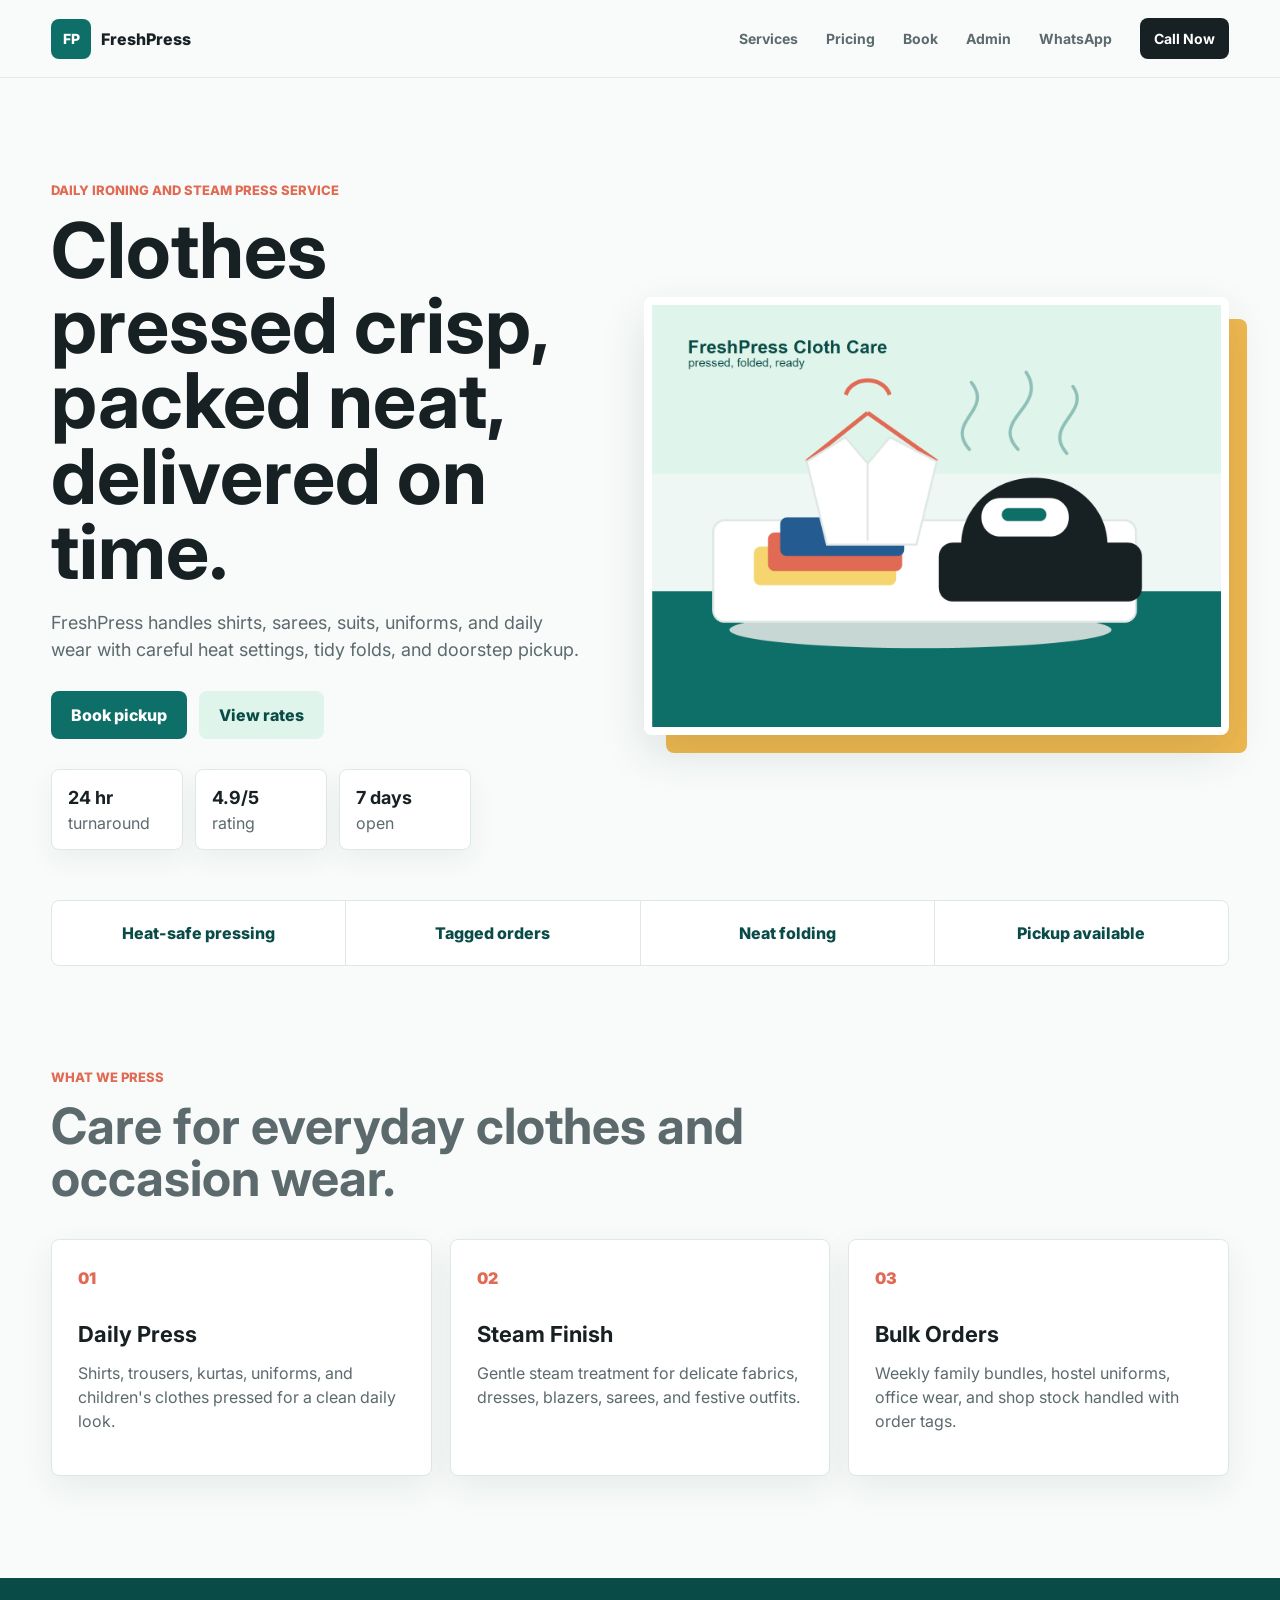
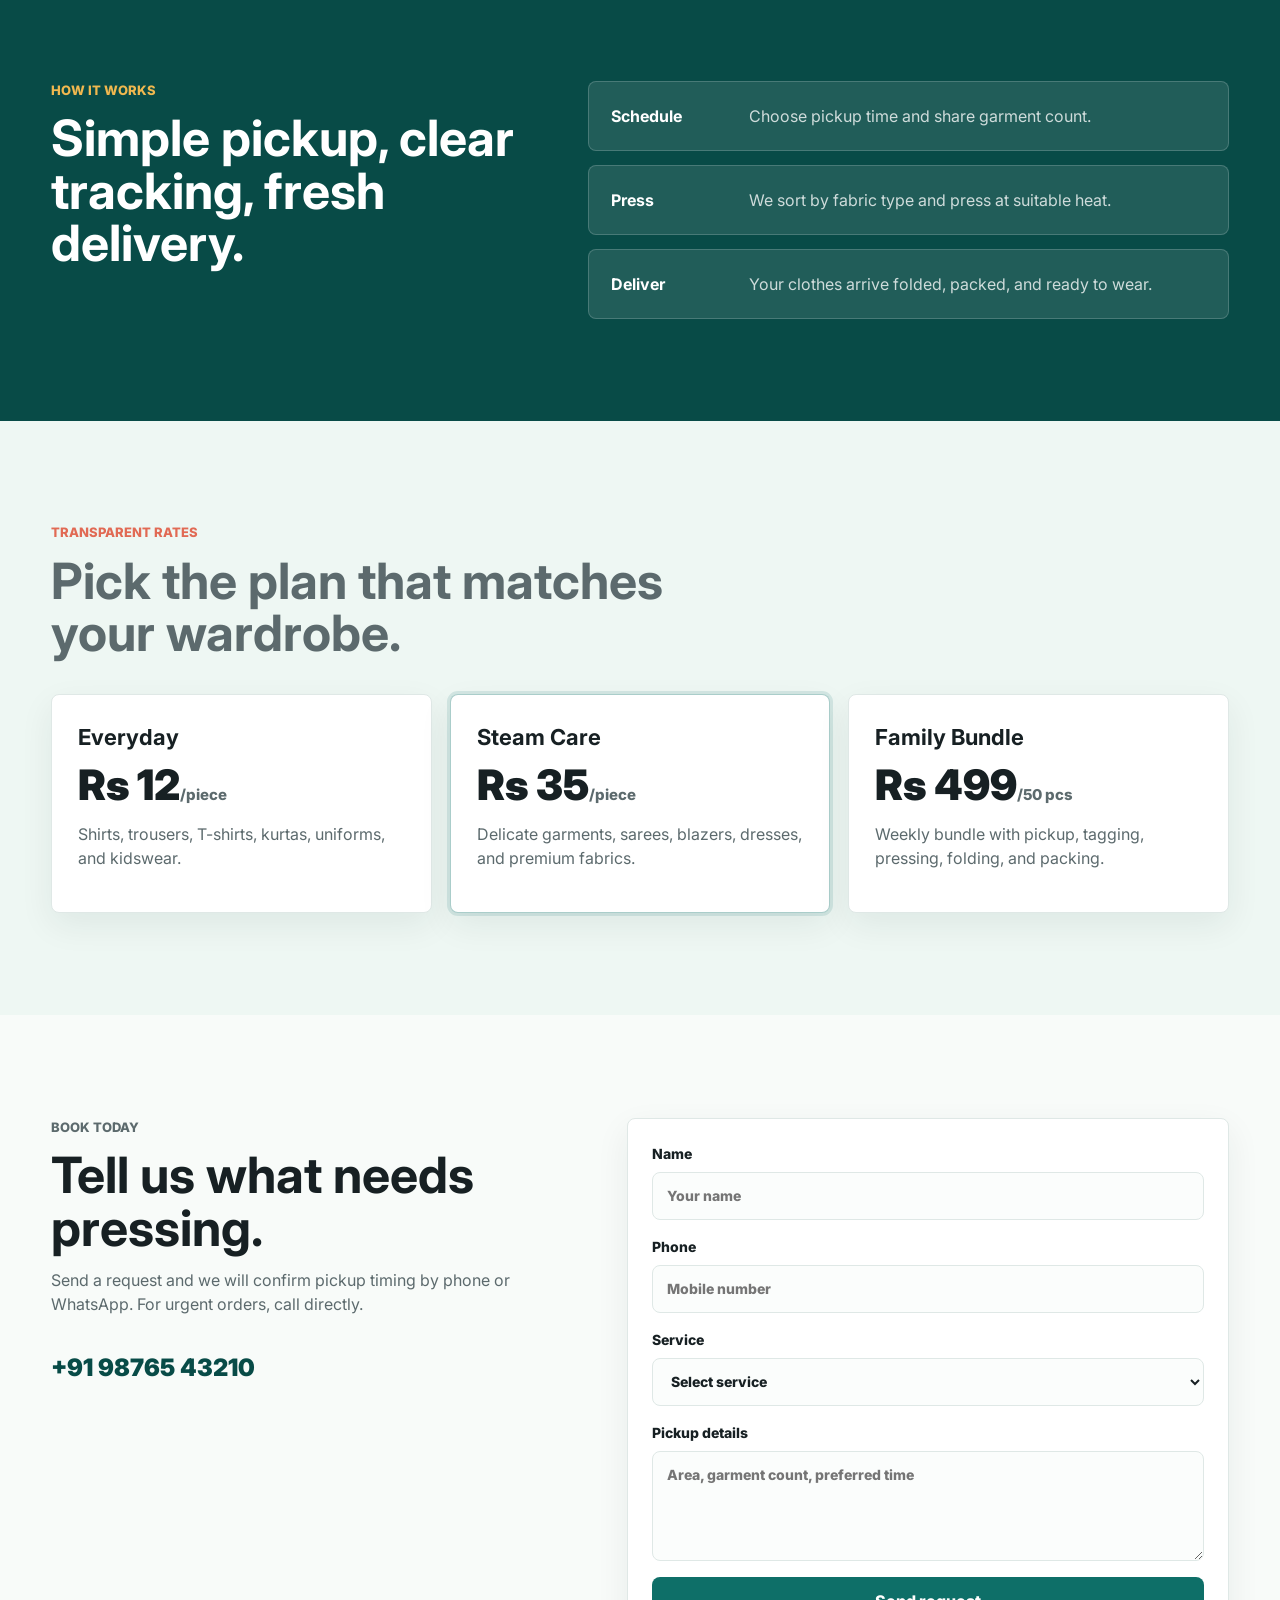
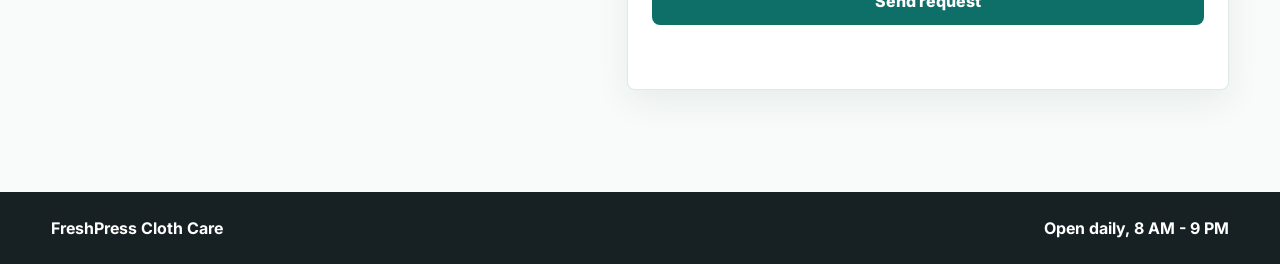
<file: index.html>
<!doctype html>
<html lang="en">
  <head>
    <meta charset="utf-8" />
    <meta name="viewport" content="width=device-width, initial-scale=1" />
    <title>FreshPress Cloth Care</title>
    <meta
      name="description"
      content="FreshPress Cloth Care offers reliable ironing, steam pressing, folding, and pickup service for everyday and occasion wear."
    />
    <link rel="preconnect" href="https://fonts.googleapis.com" />
    <link rel="preconnect" href="https://fonts.gstatic.com" crossorigin />
    <link
      href="https://fonts.googleapis.com/css2?family=Inter:wght@400;500;600;700;800&display=swap"
      rel="stylesheet"
    />
    <link rel="stylesheet" href="styles.css" />
  </head>
  <body>
    <header class="site-header">
      <a class="brand" href="#top" aria-label="FreshPress home">
        <span class="brand-mark">FP</span>
        <span>FreshPress</span>
      </a>
      <nav aria-label="Primary navigation">
        <a href="#services">Services</a>
        <a href="#pricing">Pricing</a>
        <a href="#booking">Book</a>
        <a href="admin.html">Admin</a>
        <a href="https://wa.me/917991617570">WhatsApp</a>
        <a class="nav-call" href="tel:+91 7570892757 ">Call Now</a>
      </nav>
    </header>

    <main id="top">
      <section class="hero">
        <div class="hero-copy">
          <p class="eyebrow">Daily ironing and steam press service</p>
          <h1>Clothes pressed crisp, packed neat, delivered on time.</h1>
          <p class="hero-text">
            FreshPress handles shirts, sarees, suits, uniforms, and daily wear
            with careful heat settings, tidy folds, and doorstep pickup.
          </p>
          <div class="hero-actions">
            <a class="button primary" href="#booking">Book pickup</a>
            <a class="button secondary" href="#pricing">View rates</a>
          </div>
          <div class="hero-stats" aria-label="Service highlights">
            <span><strong>24 hr</strong> turnaround</span>
            <span><strong>4.9/5</strong> rating</span>
            <span><strong>7 days</strong> open</span>
          </div>
        </div>
        <figure class="hero-media">
          <img src="pressing-studio.png" alt="Pressed shirts and steam iron arranged in a clean cloth care studio" />
        </figure>
      </section>

      <section class="trust-strip" aria-label="Service promise">
        <span>Heat-safe pressing</span>
        <span>Tagged orders</span>
        <span>Neat folding</span>
        <span>Pickup available</span>
      </section>

      <section id="services" class="section">
        <div class="section-heading">
          <p class="eyebrow">What we press</p>
          <h2>Care for everyday clothes and occasion wear.</h2>
        </div>
        <div class="service-grid">
          <article class="service-card">
            <span class="icon">01</span>
            <h3>Daily Press</h3>
            <p>Shirts, trousers, kurtas, uniforms, and children's clothes pressed for a clean daily look.</p>
          </article>
          <article class="service-card">
            <span class="icon">02</span>
            <h3>Steam Finish</h3>
            <p>Gentle steam treatment for delicate fabrics, dresses, blazers, sarees, and festive outfits.</p>
          </article>
          <article class="service-card">
            <span class="icon">03</span>
            <h3>Bulk Orders</h3>
            <p>Weekly family bundles, hostel uniforms, office wear, and shop stock handled with order tags.</p>
          </article>
        </div>
      </section>

      <section class="process">
        <div>
          <p class="eyebrow">How it works</p>
          <h2>Simple pickup, clear tracking, fresh delivery.</h2>
        </div>
        <ol class="steps">
          <li>
            <strong>Schedule</strong>
            <span>Choose pickup time and share garment count.</span>
          </li>
          <li>
            <strong>Press</strong>
            <span>We sort by fabric type and press at suitable heat.</span>
          </li>
          <li>
            <strong>Deliver</strong>
            <span>Your clothes arrive folded, packed, and ready to wear.</span>
          </li>
        </ol>
      </section>

      <section id="pricing" class="section pricing-section">
        <div class="section-heading">
          <p class="eyebrow">Transparent rates</p>
          <h2>Pick the plan that matches your wardrobe.</h2>
        </div>
        <div class="pricing-grid">
          <article class="price-card">
            <h3>Everyday</h3>
            <p class="price">₹12<span>/piece</span></p>
            <p>Shirts, trousers, T-shirts, kurtas, uniforms, and kidswear.</p>
          </article>
          <article class="price-card featured">
            <h3>Steam Care</h3>
            <p class="price">₹35<span>/piece</span></p>
            <p>Delicate garments, sarees, blazers, dresses, and premium fabrics.</p>
          </article>
          <article class="price-card">
            <h3>Family Bundle</h3>
            <p class="price">₹499<span>/50 pcs</span></p>
            <p>Weekly bundle with pickup, tagging, pressing, folding, and packing.</p>
          </article>
        </div>
      </section>

      <section id="booking" class="booking">
        <div class="booking-copy">
          <p class="eyebrow">Book today</p>
          <h2>Tell us what needs pressing.</h2>
          <p>
            Send a request and we will confirm pickup timing by phone or WhatsApp.
            For urgent orders, call directly.
          </p>
          <a class="phone-link" href="tel:+919876543210">+91 98765 43210</a>
        </div>
        <form class="booking-form" id="bookingForm">
          <label>
            Name
            <input name="name" type="text" placeholder="Your name" required />
          </label>
          <label>
            Phone
            <input name="phone" type="tel" placeholder="Mobile number" required />
          </label>
          <label>
            Service
            <select name="service" required>
              <option value="">Select service</option>
              <option>Daily Press</option>
              <option>Steam Care</option>
              <option>Family Bundle</option>
              <option>Bulk Order</option>
            </select>
          </label>
          <label>
            Pickup details
            <textarea name="details" rows="4" placeholder="Area, garment count, preferred time"></textarea>
          </label>
          <button class="button primary" type="submit">Send request</button>
          <p class="form-status" id="formStatus" role="status" aria-live="polite"></p>
        </form>
      </section>
    </main>

    <footer class="site-footer">
      <span>FreshPress Cloth Care</span>
      <span>Open daily, 8 AM - 9 PM</span>
    </footer>

    <script src="script.js"></script>
  </body>
</html>
</file>
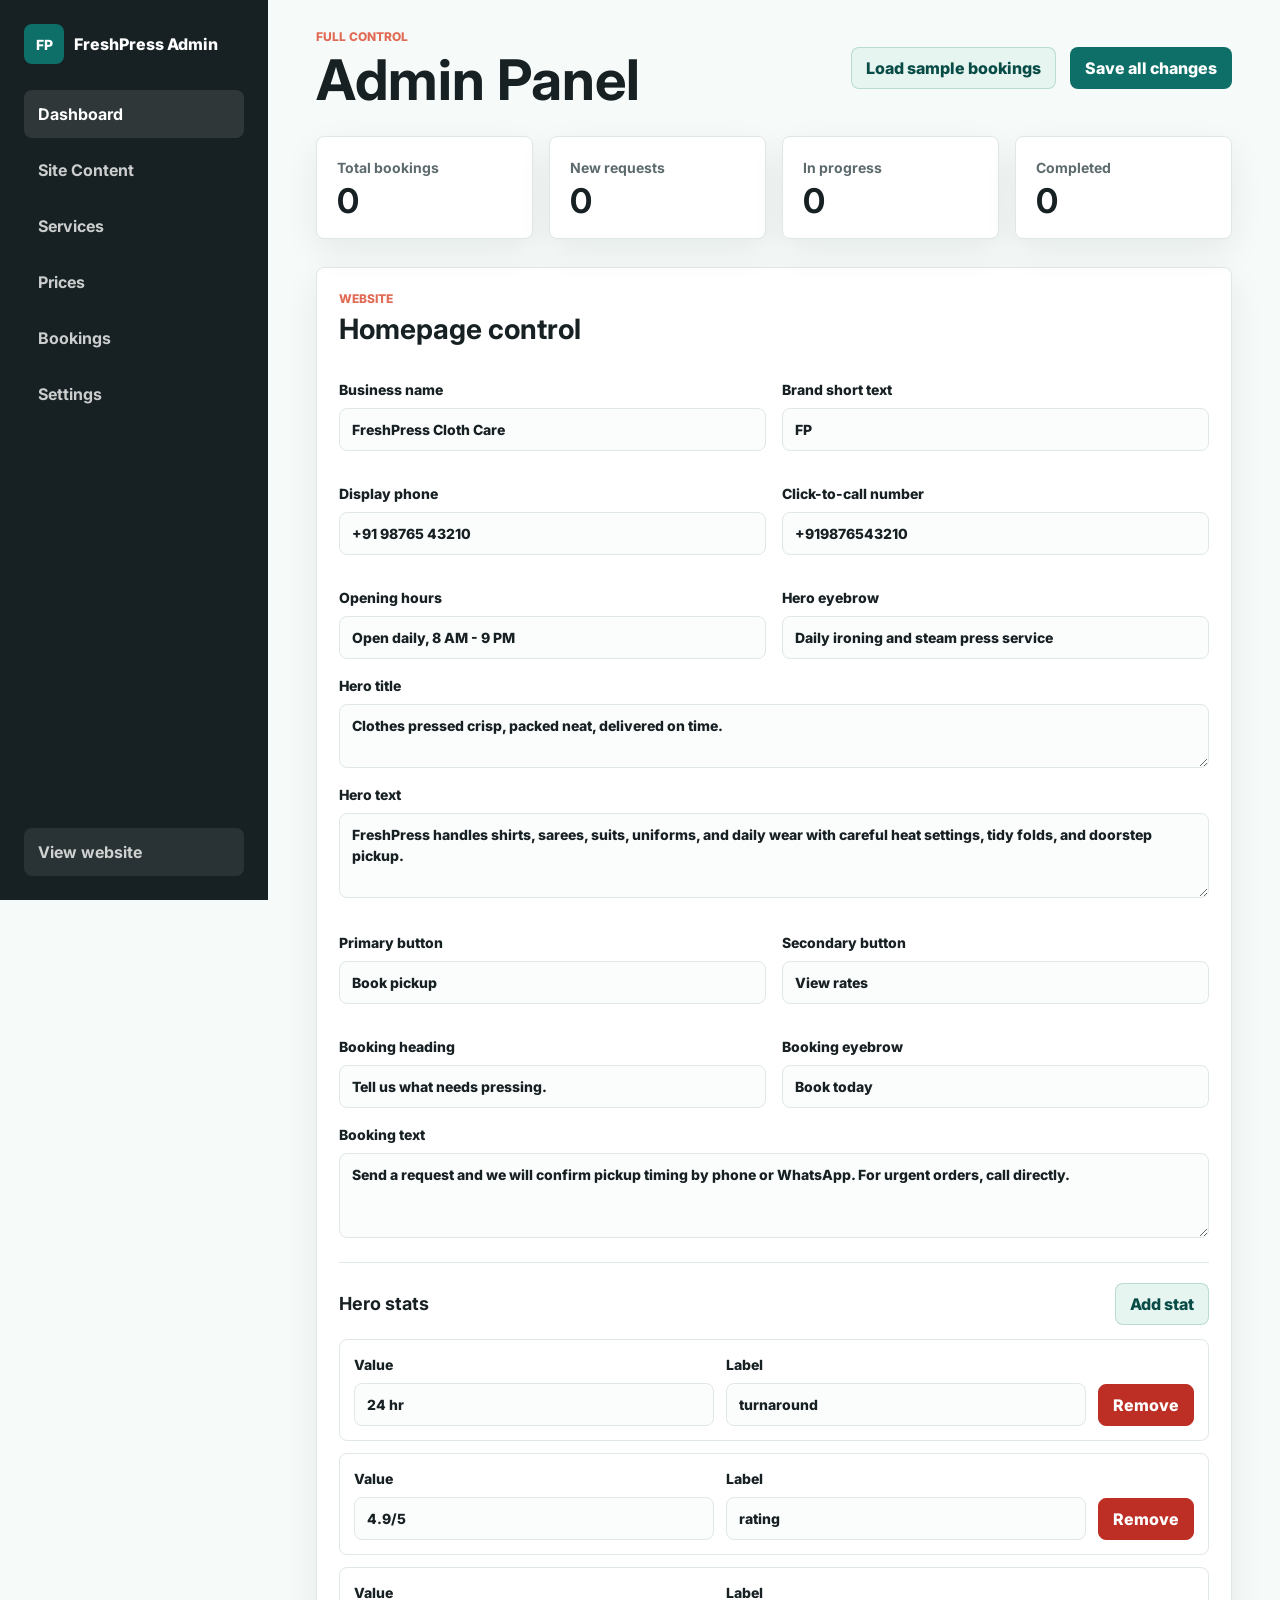
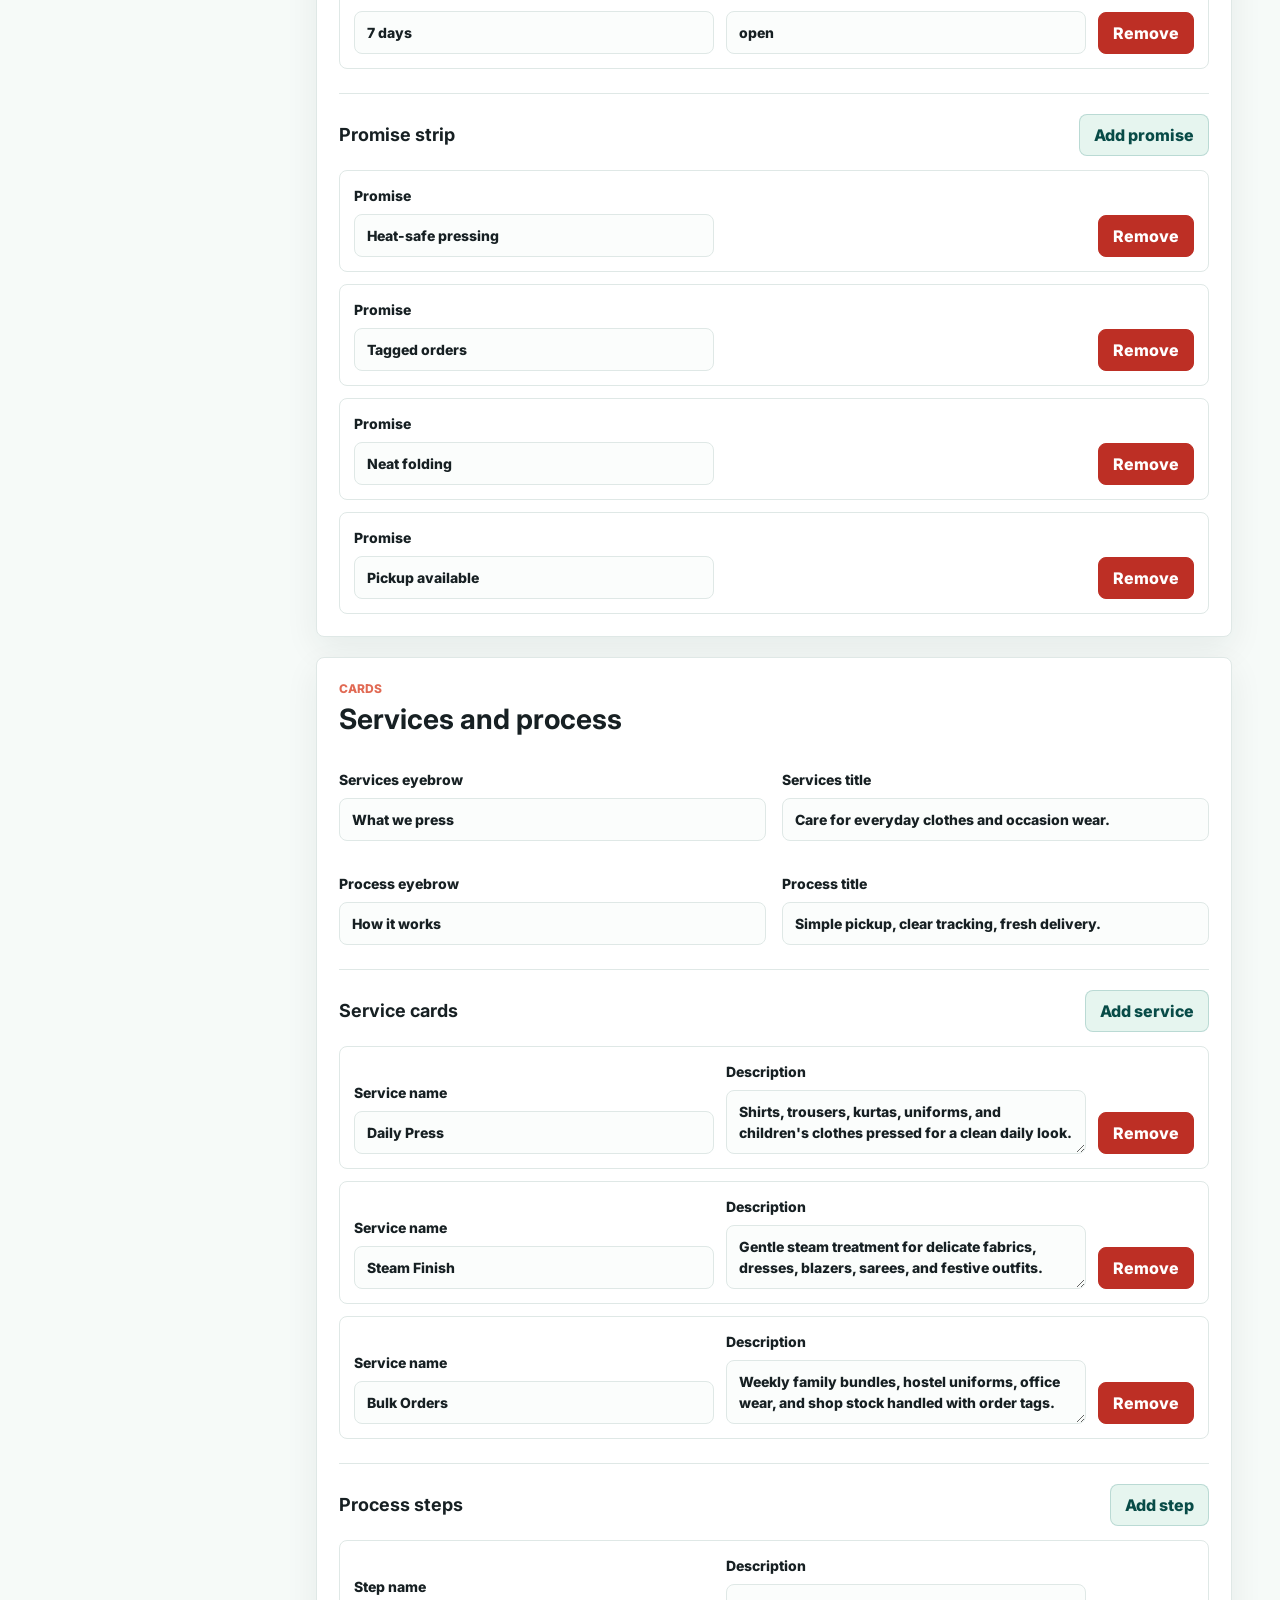
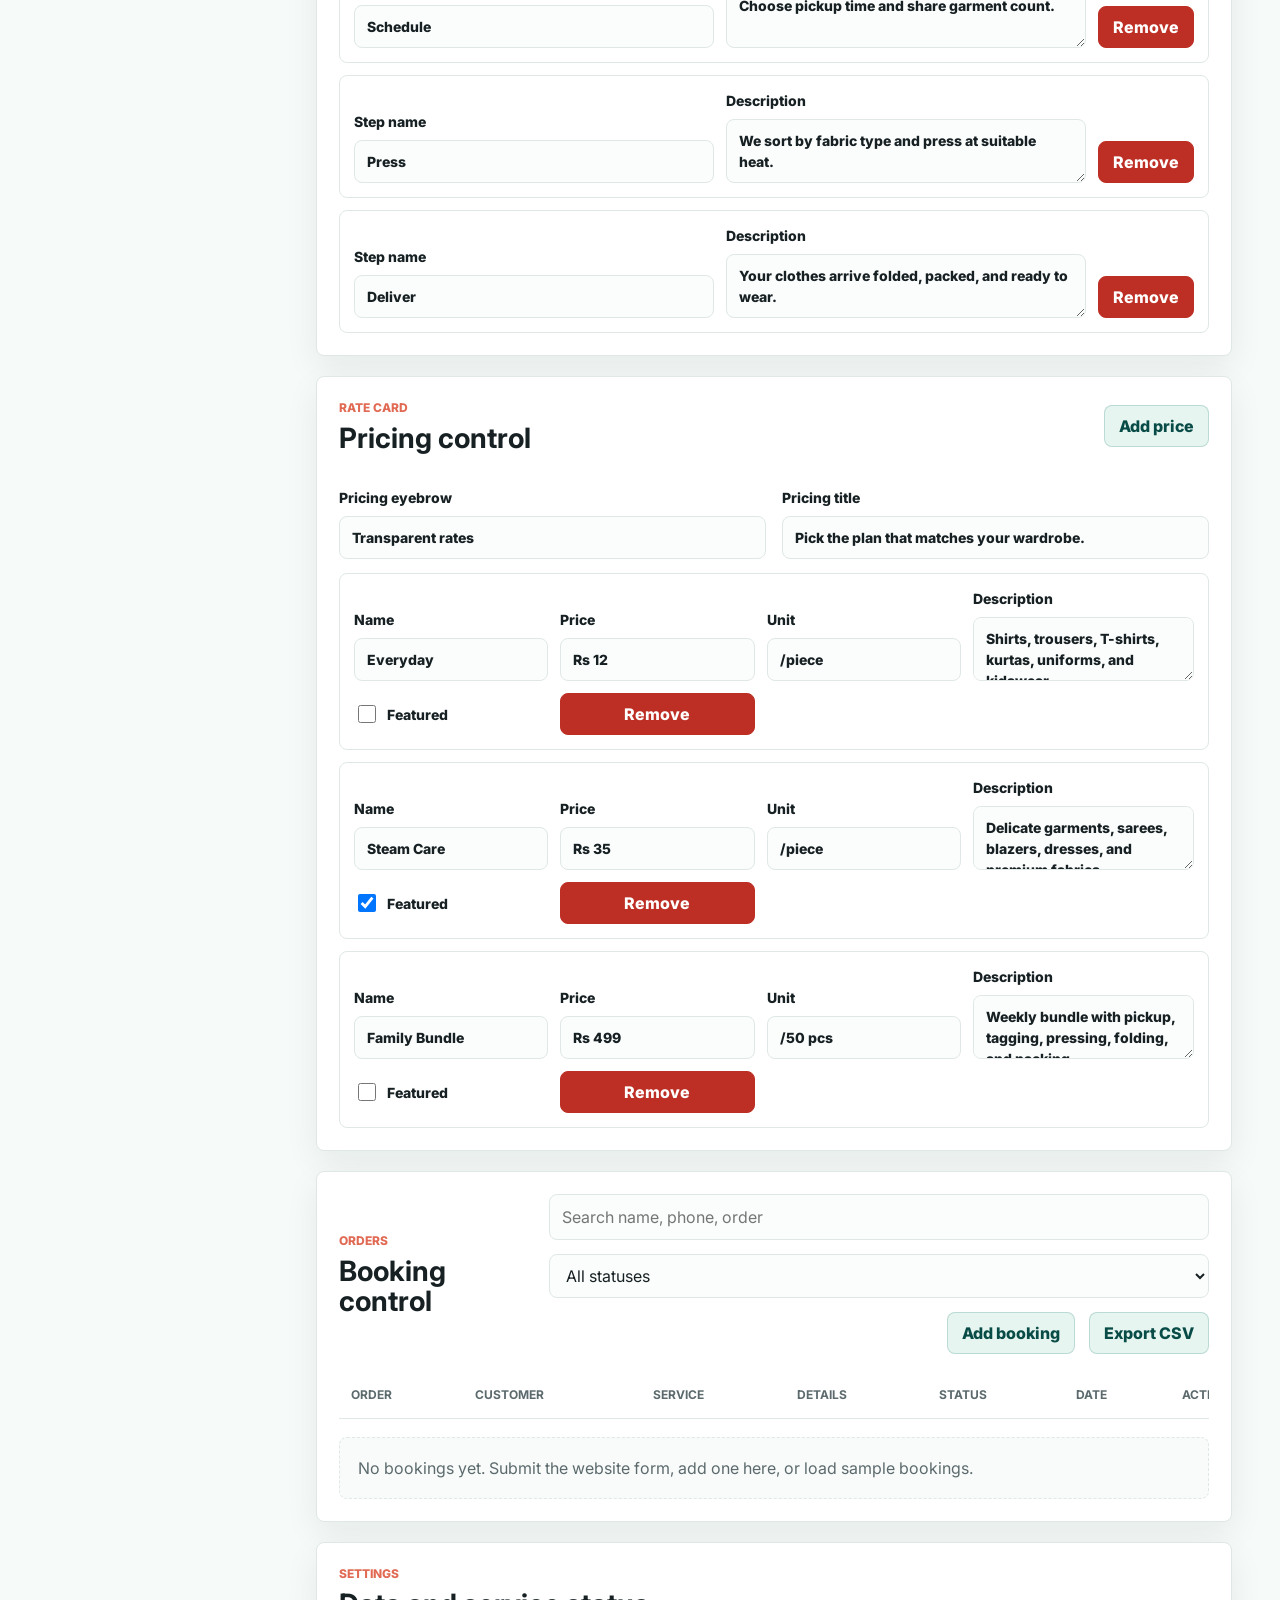
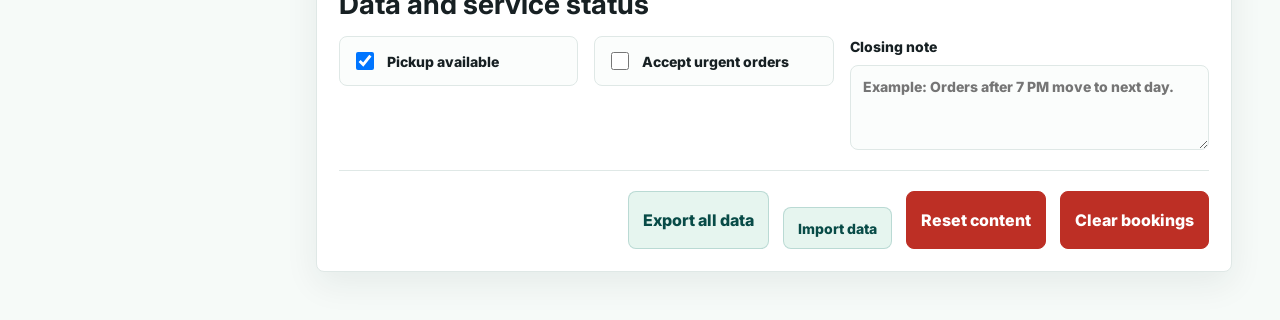
<file: admin.html>
<!doctype html>
<html lang="en">
  <head>
    <meta charset="utf-8" />
    <meta name="viewport" content="width=device-width, initial-scale=1" />
    <title>FreshPress Admin Panel</title>
    <meta name="description" content="Full control admin panel for FreshPress Cloth Care." />
    <link rel="preconnect" href="https://fonts.googleapis.com" />
    <link rel="preconnect" href="https://fonts.gstatic.com" crossorigin />
    <link
      href="https://fonts.googleapis.com/css2?family=Inter:wght@400;500;600;700;800&display=swap"
      rel="stylesheet"
    />
    <link rel="stylesheet" href="admin.css" />
  </head>
  <body>
    <aside class="sidebar">
      <a class="brand" href="index.html" aria-label="FreshPress website">
        <span class="brand-mark">FP</span>
        <span>FreshPress Admin</span>
      </a>
      <nav aria-label="Admin navigation">
        <a href="#dashboard" class="active">Dashboard</a>
        <a href="#content">Site Content</a>
        <a href="#services">Services</a>
        <a href="#prices">Prices</a>
        <a href="#bookings">Bookings</a>
        <a href="#settings">Settings</a>
      </nav>
      <a class="site-link" href="index.html">View website</a>
    </aside>

    <main class="admin-main">
      <header class="topbar">
        <div>
          <p class="eyebrow">Full control</p>
          <h1>Admin Panel</h1>
        </div>
        <div class="top-actions">
          <button class="button" id="seedData" type="button">Load sample bookings</button>
          <button class="button dark" id="saveAll" type="button">Save all changes</button>
        </div>
      </header>

      <section id="dashboard" class="stats-grid" aria-label="Dashboard statistics">
        <article class="stat-card">
          <span>Total bookings</span>
          <strong id="totalBookings">0</strong>
        </article>
        <article class="stat-card">
          <span>New requests</span>
          <strong id="newBookings">0</strong>
        </article>
        <article class="stat-card">
          <span>In progress</span>
          <strong id="progressBookings">0</strong>
        </article>
        <article class="stat-card">
          <span>Completed</span>
          <strong id="completedBookings">0</strong>
        </article>
      </section>

      <section id="content" class="panel">
        <div class="panel-header">
          <div>
            <p class="eyebrow">Website</p>
            <h2>Homepage control</h2>
          </div>
          <p class="save-note" id="contentStatus" role="status" aria-live="polite"></p>
        </div>

        <div class="form-grid two">
          <label>
            Business name
            <input id="businessName" type="text" />
          </label>
          <label>
            Brand short text
            <input id="brandShort" type="text" maxlength="4" />
          </label>
          <label>
            Display phone
            <input id="navPhone" type="text" />
          </label>
          <label>
            Click-to-call number
            <input id="phoneHref" type="text" />
          </label>
          <label>
            Opening hours
            <input id="hours" type="text" />
          </label>
          <label>
            Hero eyebrow
            <input id="heroEyebrow" type="text" />
          </label>
        </div>

        <label>
          Hero title
          <textarea id="heroTitle" rows="2"></textarea>
        </label>
        <label>
          Hero text
          <textarea id="heroText" rows="3"></textarea>
        </label>

        <div class="form-grid two">
          <label>
            Primary button
            <input id="primaryCta" type="text" />
          </label>
          <label>
            Secondary button
            <input id="secondaryCta" type="text" />
          </label>
          <label>
            Booking heading
            <input id="bookingTitle" type="text" />
          </label>
          <label>
            Booking eyebrow
            <input id="bookingEyebrow" type="text" />
          </label>
        </div>

        <label>
          Booking text
          <textarea id="bookingText" rows="3"></textarea>
        </label>

        <div class="editor-block">
          <div class="mini-header">
            <h3>Hero stats</h3>
            <button class="button" data-add="stats" type="button">Add stat</button>
          </div>
          <div id="statsEditor" class="repeat-list"></div>
        </div>

        <div class="editor-block">
          <div class="mini-header">
            <h3>Promise strip</h3>
            <button class="button" data-add="promises" type="button">Add promise</button>
          </div>
          <div id="promisesEditor" class="repeat-list"></div>
        </div>
      </section>

      <section id="services" class="panel">
        <div class="panel-header">
          <div>
            <p class="eyebrow">Cards</p>
            <h2>Services and process</h2>
          </div>
        </div>
        <div class="form-grid two">
          <label>
            Services eyebrow
            <input id="servicesEyebrow" type="text" />
          </label>
          <label>
            Services title
            <input id="servicesTitle" type="text" />
          </label>
          <label>
            Process eyebrow
            <input id="processEyebrow" type="text" />
          </label>
          <label>
            Process title
            <input id="processTitle" type="text" />
          </label>
        </div>

        <div class="editor-block">
          <div class="mini-header">
            <h3>Service cards</h3>
            <button class="button" data-add="services" type="button">Add service</button>
          </div>
          <div id="servicesEditor" class="repeat-list"></div>
        </div>

        <div class="editor-block">
          <div class="mini-header">
            <h3>Process steps</h3>
            <button class="button" data-add="steps" type="button">Add step</button>
          </div>
          <div id="stepsEditor" class="repeat-list"></div>
        </div>
      </section>

      <section id="prices" class="panel">
        <div class="panel-header">
          <div>
            <p class="eyebrow">Rate card</p>
            <h2>Pricing control</h2>
          </div>
          <button class="button" data-add="prices" type="button">Add price</button>
        </div>
        <div class="form-grid two">
          <label>
            Pricing eyebrow
            <input id="pricingEyebrow" type="text" />
          </label>
          <label>
            Pricing title
            <input id="pricingTitle" type="text" />
          </label>
        </div>
        <div id="pricesEditor" class="repeat-list"></div>
      </section>

      <section id="bookings" class="panel">
        <div class="panel-header">
          <div>
            <p class="eyebrow">Orders</p>
            <h2>Booking control</h2>
          </div>
          <div class="tools">
            <input id="searchInput" type="search" placeholder="Search name, phone, order" />
            <select id="statusFilter" aria-label="Filter booking status">
              <option value="All">All statuses</option>
              <option value="New">New</option>
              <option value="Confirmed">Confirmed</option>
              <option value="In Progress">In Progress</option>
              <option value="Completed">Completed</option>
              <option value="Cancelled">Cancelled</option>
            </select>
            <button class="button" id="addBooking" type="button">Add booking</button>
            <button class="button" id="exportCsv" type="button">Export CSV</button>
          </div>
        </div>
        <div class="table-wrap">
          <table>
            <thead>
              <tr>
                <th>Order</th>
                <th>Customer</th>
                <th>Service</th>
                <th>Details</th>
                <th>Status</th>
                <th>Date</th>
                <th>Actions</th>
              </tr>
            </thead>
            <tbody id="bookingRows"></tbody>
          </table>
        </div>
        <p class="empty-state" id="emptyState">No bookings yet. Submit the website form, add one here, or load sample bookings.</p>
      </section>

      <section id="settings" class="panel">
        <div class="panel-header">
          <div>
            <p class="eyebrow">Settings</p>
            <h2>Data and service status</h2>
          </div>
        </div>
        <div class="settings-grid">
          <label class="toggle-row">
            <input id="pickupToggle" type="checkbox" checked />
            Pickup available
          </label>
          <label class="toggle-row">
            <input id="urgentToggle" type="checkbox" />
            Accept urgent orders
          </label>
          <label>
            Closing note
            <textarea id="closingNote" rows="3" placeholder="Example: Orders after 7 PM move to next day."></textarea>
          </label>
        </div>
        <div class="danger-row">
          <button class="button" id="exportData" type="button">Export all data</button>
          <label class="file-button">
            Import data
            <input id="importData" type="file" accept="application/json" />
          </label>
          <button class="button danger" id="resetContent" type="button">Reset content</button>
          <button class="button danger" id="clearBookings" type="button">Clear bookings</button>
        </div>
      </section>
    </main>

    <template id="bookingDialogTemplate">
      <dialog class="dialog">
        <form method="dialog" class="dialog-card" id="bookingDialogForm">
          <div class="panel-header">
            <div>
              <p class="eyebrow">Booking</p>
              <h2 id="dialogTitle">Edit booking</h2>
            </div>
            <button class="icon-button" value="cancel" type="submit" aria-label="Close">x</button>
          </div>
          <input id="dialogBookingId" type="hidden" />
          <label>
            Name
            <input id="dialogName" type="text" required />
          </label>
          <label>
            Phone
            <input id="dialogPhone" type="tel" required />
          </label>
          <label>
            Service
            <input id="dialogService" type="text" required />
          </label>
          <label>
            Details
            <textarea id="dialogDetails" rows="4"></textarea>
          </label>
          <label>
            Status
            <select id="dialogStatus">
              <option>New</option>
              <option>Confirmed</option>
              <option>In Progress</option>
              <option>Completed</option>
              <option>Cancelled</option>
            </select>
          </label>
          <div class="dialog-actions">
            <button class="button" value="cancel" type="submit">Cancel</button>
            <button class="button dark" id="saveBookingDialog" value="default" type="button">Save booking</button>
          </div>
        </form>
      </dialog>
    </template>

    <script src="admin.js"></script>
  </body>
</html>
</file>
<file: styles.css>
:root {
  --ink: #172023;
  --muted: #5c6a6d;
  --line: #dfe8e6;
  --paper: #f8fbf9;
  --white: #ffffff;
  --mint: #dff4ea;
  --teal: #0e6f68;
  --teal-dark: #084b47;
  --coral: #e16a54;
  --gold: #f0b84f;
  --shadow: 0 18px 46px rgba(18, 48, 48, 0.12);
}

* {
  box-sizing: border-box;
}

html {
  scroll-behavior: smooth;
}

body {
  margin: 0;
  color: var(--ink);
  background: var(--paper);
  font-family: Inter, Arial, sans-serif;
  line-height: 1.5;
}

a {
  color: inherit;
  text-decoration: none;
}

img {
  display: block;
  max-width: 100%;
}

.site-header {
  position: sticky;
  top: 0;
  z-index: 10;
  display: flex;
  align-items: center;
  justify-content: space-between;
  gap: 24px;
  padding: 18px clamp(18px, 4vw, 64px);
  background: rgba(248, 251, 249, 0.9);
  border-bottom: 1px solid rgba(223, 232, 230, 0.8);
  backdrop-filter: blur(16px);
}

.brand,
nav {
  display: flex;
  align-items: center;
}

.brand {
  gap: 10px;
  font-weight: 800;
  letter-spacing: 0;
}

.brand-mark {
  display: grid;
  width: 40px;
  height: 40px;
  place-items: center;
  color: var(--white);
  background: var(--teal);
  border-radius: 8px;
  font-size: 14px;
}

nav {
  gap: clamp(12px, 2.5vw, 28px);
  color: var(--muted);
  font-size: 14px;
  font-weight: 700;
}

nav a:hover {
  color: var(--teal-dark);
}

.nav-call {
  padding: 10px 14px;
  color: var(--white);
  background: var(--ink);
  border-radius: 8px;
}

.hero {
  display: grid;
  grid-template-columns: minmax(0, 0.95fr) minmax(320px, 1.05fr);
  align-items: center;
  gap: clamp(32px, 5vw, 72px);
  min-height: calc(100vh - 78px);
  padding: clamp(44px, 7vw, 90px) clamp(18px, 4vw, 64px) 36px;
}

.hero-copy {
  max-width: 680px;
}

.eyebrow {
  margin: 0 0 12px;
  color: var(--coral);
  font-size: 13px;
  font-weight: 800;
  letter-spacing: 0;
  text-transform: uppercase;
}

h1,
h2,
h3,
p {
  margin-top: 0;
}

h1 {
  margin-bottom: 20px;
  font-size: clamp(42px, 6vw, 82px);
  line-height: 0.98;
  letter-spacing: 0;
}

h2 {
  margin-bottom: 14px;
  font-size: clamp(30px, 4vw, 50px);
  line-height: 1.05;
  letter-spacing: 0;
}

h3 {
  margin-bottom: 10px;
  font-size: 22px;
}

.hero-text,
.booking-copy p,
.section-heading {
  color: var(--muted);
}

.hero-text {
  max-width: 580px;
  margin-bottom: 28px;
  font-size: 18px;
}

.hero-actions {
  display: flex;
  flex-wrap: wrap;
  gap: 12px;
  margin-bottom: 30px;
}

.button {
  display: inline-flex;
  align-items: center;
  justify-content: center;
  min-height: 48px;
  padding: 0 20px;
  border: 0;
  border-radius: 8px;
  font: inherit;
  font-weight: 800;
  cursor: pointer;
}

.primary {
  color: var(--white);
  background: var(--teal);
}

.primary:hover {
  background: var(--teal-dark);
}

.secondary {
  color: var(--teal-dark);
  background: var(--mint);
}

.hero-stats {
  display: flex;
  flex-wrap: wrap;
  gap: 12px;
}

.hero-stats span {
  min-width: 132px;
  padding: 14px 16px;
  background: var(--white);
  border: 1px solid var(--line);
  border-radius: 8px;
  color: var(--muted);
  box-shadow: 0 10px 28px rgba(18, 48, 48, 0.06);
}

.hero-stats strong {
  display: block;
  color: var(--ink);
  font-size: 18px;
}

.hero-media {
  position: relative;
  margin: 0;
}

.hero-media::before {
  position: absolute;
  inset: 22px -18px -18px 22px;
  z-index: -1;
  content: "";
  background: var(--gold);
  border-radius: 8px;
}

.hero-media img {
  width: 100%;
  aspect-ratio: 4 / 3;
  object-fit: cover;
  border: 8px solid var(--white);
  border-radius: 8px;
  box-shadow: var(--shadow);
}

.trust-strip {
  display: grid;
  grid-template-columns: repeat(4, 1fr);
  gap: 1px;
  margin: 0 clamp(18px, 4vw, 64px);
  overflow: hidden;
  border: 1px solid var(--line);
  border-radius: 8px;
  background: var(--line);
}

.trust-strip span {
  padding: 20px;
  background: var(--white);
  color: var(--teal-dark);
  font-weight: 800;
  text-align: center;
}

.section,
.process,
.booking {
  padding: clamp(58px, 8vw, 104px) clamp(18px, 4vw, 64px);
}

.section-heading {
  max-width: 720px;
  margin-bottom: 34px;
}

.service-grid,
.pricing-grid {
  display: grid;
  grid-template-columns: repeat(3, 1fr);
  gap: 18px;
}

.service-card,
.price-card,
.booking-form {
  background: var(--white);
  border: 1px solid var(--line);
  border-radius: 8px;
  box-shadow: 0 12px 34px rgba(18, 48, 48, 0.07);
}

.service-card,
.price-card {
  padding: 26px;
}

.service-card p,
.price-card p {
  color: var(--muted);
}

.icon {
  display: inline-flex;
  margin-bottom: 28px;
  color: var(--coral);
  font-weight: 900;
}

.process {
  display: grid;
  grid-template-columns: 0.85fr 1.15fr;
  gap: clamp(26px, 5vw, 70px);
  background: var(--teal-dark);
  color: var(--white);
}

.process .eyebrow {
  color: var(--gold);
}

.steps {
  display: grid;
  gap: 14px;
  margin: 0;
  padding: 0;
  list-style: none;
}

.steps li {
  display: grid;
  grid-template-columns: 120px 1fr;
  gap: 18px;
  padding: 22px;
  background: rgba(255, 255, 255, 0.1);
  border: 1px solid rgba(255, 255, 255, 0.18);
  border-radius: 8px;
}

.steps span {
  color: rgba(255, 255, 255, 0.78);
}

.pricing-section {
  background: #eef7f3;
}

.price {
  margin: 6px 0 16px;
  color: var(--ink) !important;
  font-size: 42px;
  font-weight: 900;
  line-height: 1;
}

.price span {
  color: var(--muted);
  font-size: 15px;
  font-weight: 800;
}

.featured {
  border-color: rgba(14, 111, 104, 0.35);
  outline: 3px solid rgba(14, 111, 104, 0.12);
}

.booking {
  display: grid;
  grid-template-columns: 0.85fr 1fr;
  gap: clamp(28px, 5vw, 72px);
  align-items: start;
}

.booking-copy {
  max-width: 520px;
}

.phone-link {
  display: inline-flex;
  margin-top: 18px;
  color: var(--teal-dark);
  font-size: 24px;
  font-weight: 900;
}

.booking-form {
  display: grid;
  gap: 16px;
  padding: 24px;
}

label {
  display: grid;
  gap: 8px;
  color: var(--ink);
  font-size: 14px;
  font-weight: 800;
}

input,
select,
textarea {
  width: 100%;
  min-height: 48px;
  padding: 12px 14px;
  color: var(--ink);
  background: #fbfdfc;
  border: 1px solid var(--line);
  border-radius: 8px;
  font: inherit;
}

textarea {
  resize: vertical;
}

input:focus,
select:focus,
textarea:focus {
  outline: 3px solid rgba(14, 111, 104, 0.18);
  border-color: var(--teal);
}

.form-status {
  min-height: 24px;
  margin: 0;
  color: var(--teal-dark);
  font-weight: 800;
}

.site-footer {
  display: flex;
  justify-content: space-between;
  gap: 16px;
  padding: 24px clamp(18px, 4vw, 64px);
  color: var(--white);
  background: var(--ink);
  font-weight: 700;
}

@media (max-width: 860px) {
  .site-header {
    position: static;
    align-items: flex-start;
    flex-direction: column;
  }

  nav {
    width: 100%;
    justify-content: space-between;
    overflow-x: auto;
    padding-bottom: 2px;
  }

  .hero,
  .process,
  .booking {
    grid-template-columns: 1fr;
  }

  .hero {
    min-height: auto;
  }

  .trust-strip,
  .service-grid,
  .pricing-grid {
    grid-template-columns: 1fr 1fr;
  }
}

@media (max-width: 560px) {
  nav {
    font-size: 13px;
  }

  .nav-call {
    padding: 8px 10px;
  }

  h1 {
    font-size: 42px;
  }

  .hero-actions,
  .button {
    width: 100%;
  }

  .trust-strip,
  .service-grid,
  .pricing-grid {
    grid-template-columns: 1fr;
  }

  .steps li {
    grid-template-columns: 1fr;
  }

  .site-footer {
    flex-direction: column;
  }
}
</file>
<file: admin.css>
:root {
  --ink: #172023;
  --muted: #5c6a6d;
  --line: #dfe8e6;
  --paper: #f6faf8;
  --white: #ffffff;
  --teal: #0e6f68;
  --teal-dark: #084b47;
  --coral: #e16a54;
  --danger: #bd2f25;
}

* {
  box-sizing: border-box;
}

html {
  scroll-behavior: smooth;
}

body {
  min-height: 100vh;
  margin: 0;
  color: var(--ink);
  background: var(--paper);
  font-family: Inter, Arial, sans-serif;
  line-height: 1.5;
}

a {
  color: inherit;
  text-decoration: none;
}

button,
input,
select,
textarea {
  font: inherit;
}

.sidebar {
  position: fixed;
  inset: 0 auto 0 0;
  display: flex;
  width: 268px;
  flex-direction: column;
  gap: 26px;
  padding: 24px;
  color: var(--white);
  background: var(--ink);
}

.brand {
  display: flex;
  align-items: center;
  gap: 10px;
  font-weight: 800;
}

.brand-mark {
  display: grid;
  width: 40px;
  height: 40px;
  place-items: center;
  background: var(--teal);
  border-radius: 8px;
  font-size: 14px;
}

.sidebar nav {
  display: grid;
  gap: 8px;
}

.sidebar nav a,
.site-link {
  padding: 12px 14px;
  border-radius: 8px;
  color: rgba(255, 255, 255, 0.78);
  font-weight: 700;
}

.sidebar nav a:hover,
.sidebar nav a.active,
.site-link:hover {
  color: var(--white);
  background: rgba(255, 255, 255, 0.1);
}

.site-link {
  margin-top: auto;
  background: rgba(255, 255, 255, 0.08);
}

.admin-main {
  margin-left: 268px;
  padding: 28px clamp(18px, 4vw, 48px) 48px;
}

.topbar,
.panel-header,
.tools,
.top-actions,
.mini-header,
.danger-row,
.dialog-actions {
  display: flex;
  gap: 14px;
}

.topbar,
.panel-header,
.mini-header {
  align-items: center;
  justify-content: space-between;
}

.top-actions,
.tools,
.danger-row {
  flex-wrap: wrap;
  justify-content: flex-end;
}

.eyebrow {
  margin: 0 0 6px;
  color: var(--coral);
  font-size: 12px;
  font-weight: 800;
  letter-spacing: 0;
  text-transform: uppercase;
}

h1,
h2,
h3,
p {
  margin-top: 0;
}

h1 {
  margin-bottom: 0;
  font-size: clamp(34px, 5vw, 56px);
  line-height: 1;
}

h2 {
  margin-bottom: 0;
  font-size: 28px;
  line-height: 1.1;
}

h3 {
  margin-bottom: 0;
  font-size: 18px;
}

.button,
.file-button {
  display: inline-flex;
  min-height: 42px;
  align-items: center;
  justify-content: center;
  padding: 0 14px;
  color: var(--teal-dark);
  background: #e6f5ef;
  border: 1px solid rgba(14, 111, 104, 0.2);
  border-radius: 8px;
  font-weight: 800;
  cursor: pointer;
}

.button:hover,
.file-button:hover {
  border-color: var(--teal);
}

.button.dark {
  color: var(--white);
  background: var(--teal);
}

.button.danger {
  color: var(--white);
  background: var(--danger);
  border-color: var(--danger);
}

.icon-button {
  width: 38px;
  height: 38px;
  color: var(--ink);
  background: #f2f7f5;
  border: 1px solid var(--line);
  border-radius: 8px;
  font-weight: 900;
  cursor: pointer;
}

.file-button input {
  display: none;
}

.stats-grid {
  display: grid;
  grid-template-columns: repeat(4, 1fr);
  gap: 16px;
  margin: 28px 0;
}

.stat-card,
.panel,
.repeat-card,
.dialog-card {
  background: var(--white);
  border: 1px solid var(--line);
  border-radius: 8px;
  box-shadow: 0 12px 34px rgba(18, 48, 48, 0.07);
}

.stat-card {
  display: grid;
  gap: 6px;
  padding: 20px;
}

.stat-card span {
  color: var(--muted);
  font-size: 14px;
  font-weight: 700;
}

.stat-card strong {
  font-size: 34px;
  line-height: 1;
}

.panel {
  margin-top: 20px;
  padding: 22px;
}

.form-grid {
  display: grid;
  gap: 16px;
  margin-top: 18px;
}

.form-grid.two {
  grid-template-columns: repeat(2, 1fr);
}

label {
  display: grid;
  gap: 8px;
  margin-top: 16px;
  color: var(--ink);
  font-size: 14px;
  font-weight: 800;
}

input,
select,
textarea {
  width: 100%;
  min-height: 42px;
  padding: 10px 12px;
  color: var(--ink);
  background: #fbfdfc;
  border: 1px solid var(--line);
  border-radius: 8px;
}

textarea {
  resize: vertical;
}

input:focus,
select:focus,
textarea:focus {
  outline: 3px solid rgba(14, 111, 104, 0.18);
  border-color: var(--teal);
}

.editor-block {
  margin-top: 24px;
  padding-top: 20px;
  border-top: 1px solid var(--line);
}

.repeat-list {
  display: grid;
  gap: 12px;
  margin-top: 14px;
}

.repeat-card {
  display: grid;
  grid-template-columns: 1fr 1fr auto;
  gap: 12px;
  align-items: end;
  padding: 14px;
  box-shadow: none;
}

.repeat-card.wide {
  grid-template-columns: 1fr 1fr 1fr auto;
}

.repeat-card label {
  margin-top: 0;
}

.checkbox-label {
  display: flex;
  min-height: 42px;
  align-items: center;
  gap: 8px;
  margin: 0;
}

.checkbox-label input {
  width: 18px;
  min-height: 18px;
}

.save-note {
  min-height: 22px;
  margin: 0;
  color: var(--teal-dark);
  font-weight: 800;
}

.table-wrap {
  margin-top: 18px;
  overflow-x: auto;
}

table {
  width: 100%;
  min-width: 980px;
  border-collapse: collapse;
}

th,
td {
  padding: 14px 12px;
  border-bottom: 1px solid var(--line);
  text-align: left;
  vertical-align: top;
}

th {
  color: var(--muted);
  font-size: 12px;
  text-transform: uppercase;
}

td {
  font-size: 14px;
}

.status-select {
  width: 138px;
}

.row-actions {
  display: flex;
  gap: 8px;
}

.empty-state {
  display: none;
  margin: 18px 0 0;
  padding: 18px;
  color: var(--muted);
  background: #f8fbf9;
  border: 1px dashed var(--line);
  border-radius: 8px;
}

.empty-state.visible {
  display: block;
}

.settings-grid {
  display: grid;
  grid-template-columns: 1fr 1fr 1.5fr;
  gap: 16px;
  align-items: start;
}

.toggle-row {
  display: flex;
  min-height: 48px;
  align-items: center;
  gap: 10px;
  padding: 12px;
  background: #fbfdfc;
  border: 1px solid var(--line);
  border-radius: 8px;
}

.toggle-row input {
  width: 18px;
  min-height: 18px;
}

.danger-row {
  margin-top: 20px;
  padding-top: 20px;
  border-top: 1px solid var(--line);
}

.dialog {
  width: min(560px, calc(100vw - 28px));
  padding: 0;
  border: 0;
  border-radius: 8px;
}

.dialog::backdrop {
  background: rgba(23, 32, 35, 0.55);
}

.dialog-card {
  display: grid;
  gap: 12px;
  padding: 22px;
}

.dialog-actions {
  justify-content: flex-end;
  margin-top: 8px;
}

@media (max-width: 1080px) {
  .sidebar {
    position: static;
    width: auto;
  }

  .admin-main {
    margin-left: 0;
  }

  .stats-grid,
  .form-grid.two,
  .settings-grid {
    grid-template-columns: 1fr 1fr;
  }
}

@media (max-width: 720px) {
  .topbar,
  .panel-header,
  .mini-header {
    align-items: stretch;
    flex-direction: column;
  }

  .tools,
  .tools input,
  .tools select,
  .tools button,
  .top-actions,
  .top-actions button,
  .danger-row,
  .danger-row button,
  .file-button {
    width: 100%;
  }

  .stats-grid,
  .form-grid.two,
  .settings-grid,
  .repeat-card,
  .repeat-card.wide {
    grid-template-columns: 1fr;
  }
}
</file>
